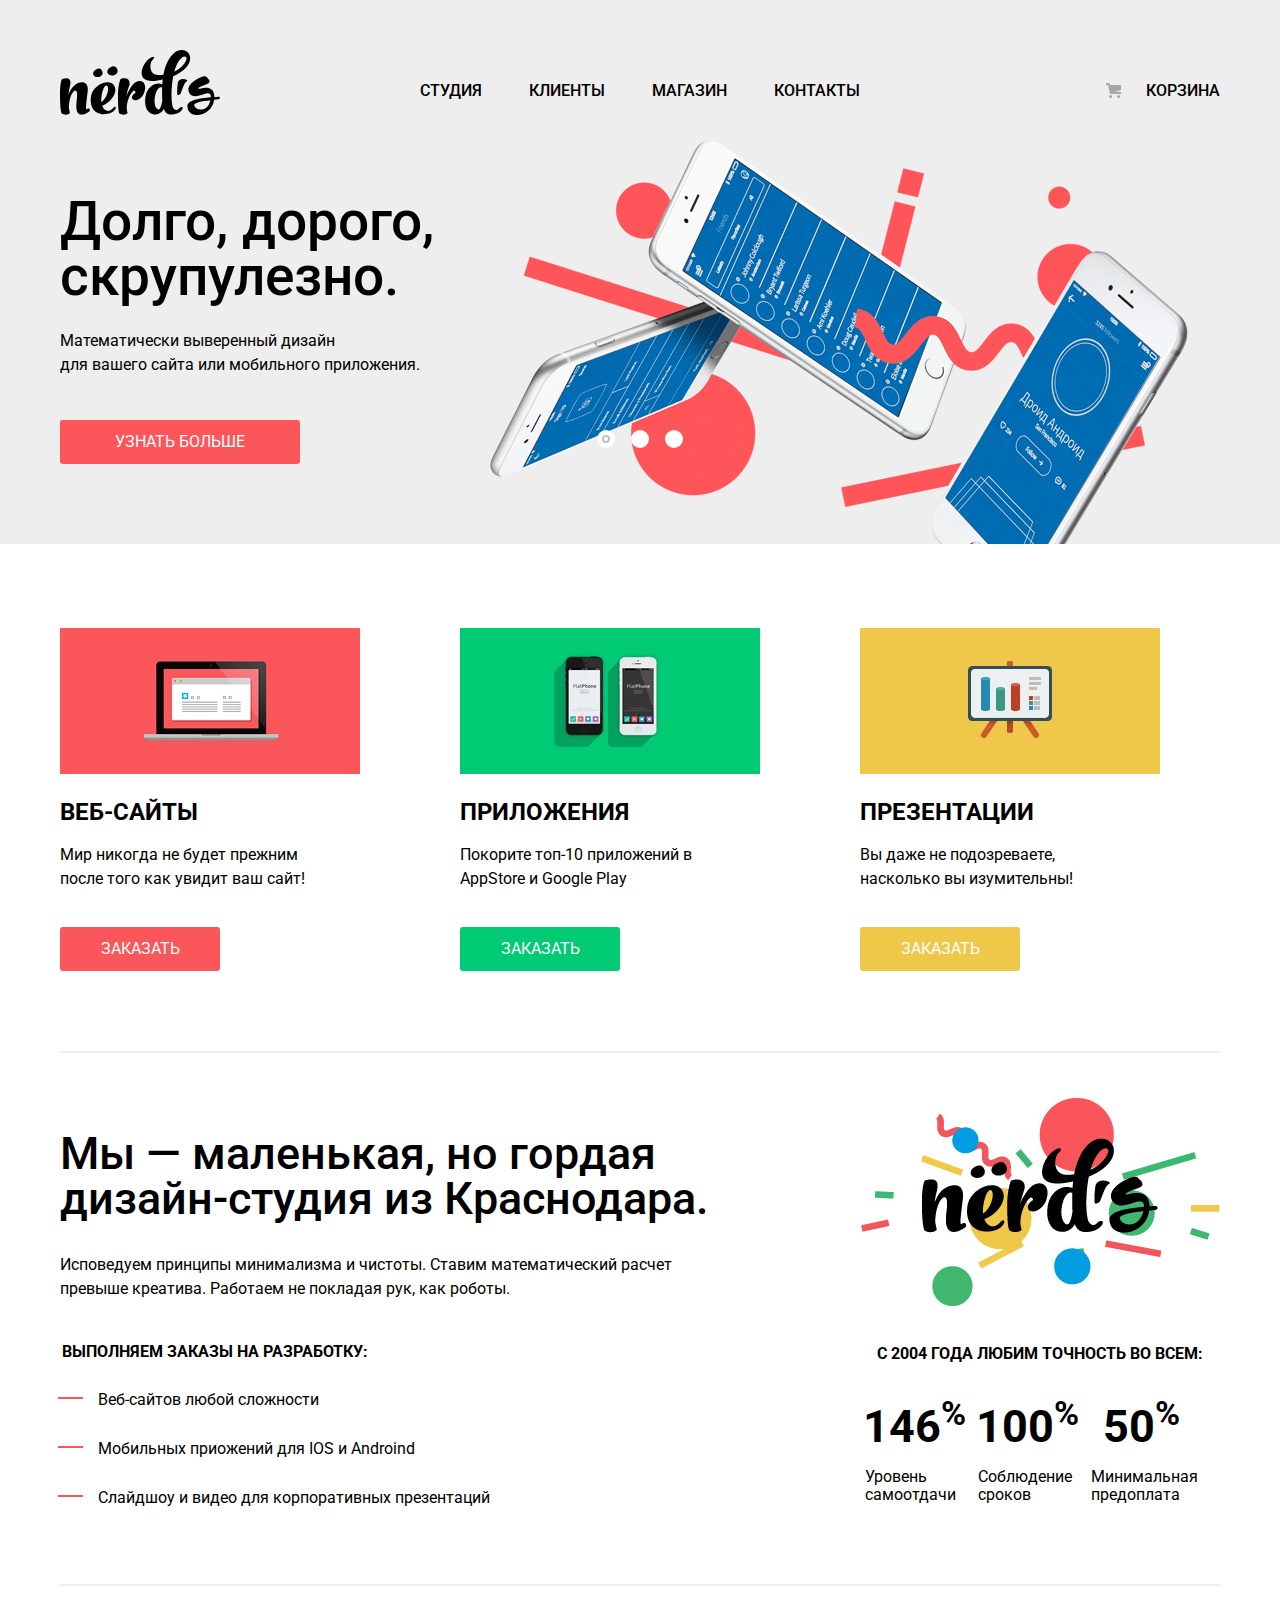
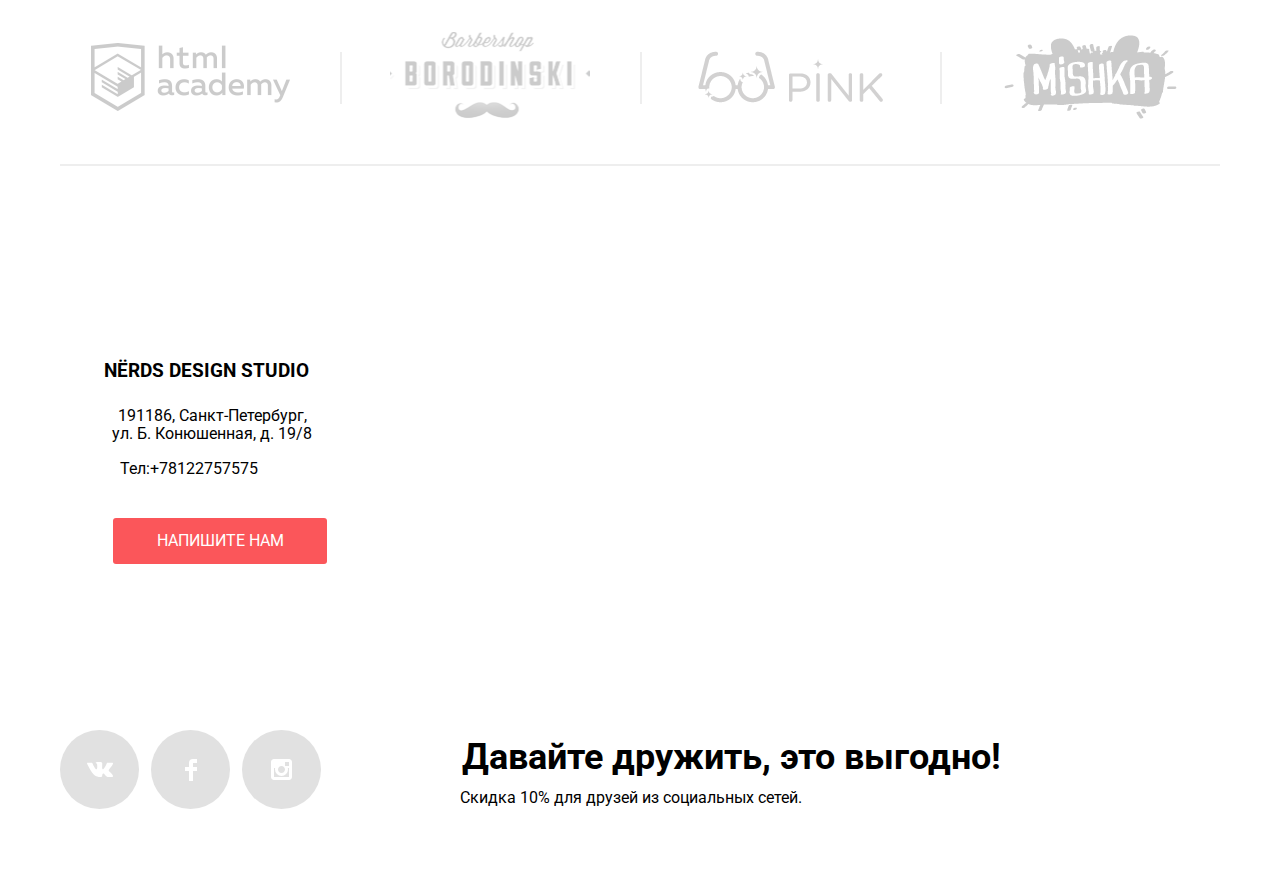
<file: index.html>
<!DOCTYPE html>
<html lang="ru">
	<head>
		<meta charset="utf-8">
	    <title>HTML Academy: Нёрдс</title>
	    <link rel="stylesheet" href="https://fonts.googleapis.com/css?family=Roboto:400,500,700">
	    <link rel="stylesheet" type="text/css" href="css/normalize.css">
	    <link rel="stylesheet" type="text/css" href="css/min.style.css">
	</head>
	<body>
		<header class="main-header">
			<nav class="main-navigation container">
				<a href="index.html" class="header-logo">
					<img class="header-logo picture" src="img/nerds-logo.svg" alt="Логотип Нердса" width="160" height="65">
				</a>
	  			<ul class="site-navigation">
	  				<li>
						<a href="#">Студия</a>
	  				</li>
	  				<li>
	  					<a href="#">Клиенты</a>
	  				</li>
	  				<li>
 						<a href="catalog.html">Магазин</a>
	 				</li>
 					<li>
 						<a href="#">Контакты</a>
  					</li>
	  			</ul>
	  			<a class="basket" href="#">Корзина</a>
	  		</nav>		
	  	</header>
	  	<main>
	  		<section class="slider">
				<div class="container">
					<h2 class="visually-hidden">Преимущества</h2>
					<input class="visually-hidden" type="radio" id="product-1" name="toggle" checked>
					<input class="visually-hidden" type="radio" id="product-2" name="toggle">
					<input class="visually-hidden" type="radio" id="product-3" name="toggle">
					<div class="slider-controls">
						<label class="slider-controls-item slider-controls-item--1" for="product-1">Первый</label>
						<label class="slider-controls-item slider-controls-item--2" for="product-2">Второй</label>
						<label class="slider-controls-item slider-controls-item--3" for="product-3">Третий</label>
					</div>
					<ul class="slider-list">
						<li class="slider-item">
							<h3>Долго, дорого,<br> скрупулезно.</h3>
							<p>Математически выверенный дизайн<br> для вашего сайта или мобильного приложения.</p>
							<a class="slider-item-button button" href="#">Узнать больше</a>
						</li>
						<li class="slider-item">
							<h3>Любим математику как никто другой</h3>
							<p>Никакого креатива, только математические формулы для расчета идеальных пропорций.</p>
							<a class="slider-item-button button" href="#">Узнать больше</a>
						</li>
						<li class="slider-item">
							<h3>Только ночь,<br> только хардкор</h3>
							<p>Работать днем, как все? Мы против этого.<br> Ближе к полуночи работа только начинается.</p>
							<a class="slider-item-button button" href="#">Узнать больше</a>
						</li>
					</ul>
				</div>
	  		</section>
	  		<div class="products-wrapper container">
	  			<section class="products">
	  				<h1 class="visually-hidden">Нёрдс</h1>
	  				<ul class="products-list">
	  					<li class="products-item item-red">
	  						<img src="img/web-sait.jpg" alt="ВЕБ-САЙТЫ" width="300" height="146">
	  						<h2>ВЕБ-САЙТЫ</h2>
	  						<p>Мир никогда не будет прежним после того как увидит ваш сайт!</p>
	  						<a href="#" class="button button-red" >Заказать</a>
	  					</li>
	  					<li class="products-item item-green">
	  						<img src="img/illustration-2.jpg" alt="Приложения" width="300" height="146">
	  						<h2>Приложения</h2>
	  						<p>Покорите топ-10 приложений в AppStore и Google Play</p>
	  						<a href="#" class="button button-green">Заказать</a>
	  					</li>
	  					<li class="products-item item-yellow">
	  						<img src="img/prez.jpg" alt="Презентации" width="300" height="146">
	  						<h2>Презентации</h2>
	  						<p>Вы даже не подозреваете, насколько вы изумительны!</p>
	  						<a href="#" class="button button-yellow">Заказать</a>
	  					</li>	
	  				</ul>
	  			</section>
	  			<div class="about-us-columns">
	  				<section class="about-us">
		  				<p class="about-us-header">Мы — маленькая, но гордая дизайн-студия из Краснодара. </p>
		  				<p class="about-us-text">Исповедуем принципы минимализма и чистоты. Ставим математический расчет превыше креатива. Работаем не покладая рук, как роботы.</p>
	  					<p class="list-header">Выполняем заказы на разработку:</p>
	  					<ul class="about-us-list">
	  						<li class="about-us-item">
	  							Веб-сайтов любой сложности
	  						</li>
	 	 					<li class="about-us-item">
	  							Мобильных приожений для IOS и Androind
	  						</li>
	  						<li class="about-us-item">
	  							Слайдшоу и видео для корпоративных презентаций
	  						</li>		
	 	 				</ul>
	 	 			</section>
	  				<section class="about-us-table">
	  					<img src="img/nerds-illustration.png" alt="Нердс" width="360" height="208">
	  					<p>с 2004 года Любим точность во всем:</p>
	  					<div class="table-wrapper">
	  					<table class="table">
		  					<tr>
	  							<th>146<sup>%</sup></th>
	  							<th>100<sup>%</sup></th>
	  							<th>50<sup>%</sup></th>
	 	 					</tr>
	  						<tr>
	  							<td>Уровень самоотдачи</td>
	  							<td>Соблюдение сроков</td>
	  							<td>Минимальная предоплата</td>
		  					</tr>
	  					</table>
	  				</div>
	  				</section>
	  			</div>
		  		<section class="companies">
		  				<ul class="companies-image">
		  					<li>
		  						<a class="htmlacademy companies-item" href="https://htmlacademy.ru/intensive/htmlcss" >Htmlacademy</a>
		  					</li>
		  					<li>
		  						<a class="barber companies-item" href="#">Barbershop</a>
		  					</li>
		  					<li>
		  						<a class="pink companies-item" href="#">Pink</a>
		  					</li>
		  					<li>
		  						<a class="mishka companies-item" href="#">Mishka</a>
		  					</li>
		  				</ul>
		  		</section>
	  		</div>
	  	</main>
	  	<footer class="main-footer ">
	  		<div class="map-wrapper">
	  			<iframe src="https://www.google.com/maps/embed?pb=!1m18!1m12!1m3!1d1998.6057306890502!2d30.32036518968469!3d59.93868423574208!2m3!1f0!2f0!3f0!3m2!1i1024!2i768!4f13.1!3m3!1m2!1s0x4696310fca145cc1%3A0x42b32648d8238007!2z0JHQvtC70YzRiNCw0Y8g0JrQvtC90Y7RiNC10L3QvdCw0Y8g0YPQuy4sIDE5LzgsINCh0LDQvdC60YIt0J_QtdGC0LXRgNCx0YPRgNCzLCAxOTExODY!5e0!3m2!1sru!2sru!4v1553680170792" width="1440" height="418" style="border:0" allowfullscreen></iframe>
	  			<img class="map-image" src="img/map.png" alt="Карта проезда" width="1440" height="418">
	  			<section class="map container">
	  				<div class="write-us">
	  					<h3>NЁRDS DESIGN STUDIO</h3>
	  					<div class="test">
	  					<p>191186, Санкт-Петербург, ул. Б. Конюшенная, д. 19/8</p>
	  					<a class="number-phone" href="tel:+78122757575">Тел:+78122757575</a>
	  					<a class="button link-button" href="writeus.html">Напишите нам</a>
	  				</div>
	  				</div>
				</section>
	  		</div>
	  		<div class="main-footer-wrapper container">
				<ul class="social-list">
	       			<li>
	       				<a class="social social-vk" href="#"></a>
	       			</li>
          			<li>
          				<a class="social social-fb" href="#"></a>
	          		</li>
	          		<li>
	          			<a class="social social-inst" href="#"></a>
	          		</li>
	        	</ul>
	        	<div class="footer-text">
	       			<p class="footer-header">Давайте дружить, это выгодно!</p>
	       			<p class="footer-message">Скидка 10% для друзей из социальных сетей.</p>
	       		</div>
	       	</div>
	  	</footer>
	  	<section class="modal modal-write-us modal-er">
	  		<form class="about-us-form" method="post" action="https://echo.htmlacademy.ru">
	  			<button class="modal-close" type="button">Закрыть</button>
	  			<p class="form-header">Напишите нам</p>
	  			<div class="user-wrapper">
	  				<div class="user-name-wrapper">
	  					<label for="user-name">Ваше имя:</label>
						<input class="username" id="user-name" type="text" name="name" placeholder="Имя Фамилия">
					</div>
					<div class="mail-wrapper">
						<label for="user-mail">Ваш e-mail:</label>
						<input id="user-mail" type="text" name="email" placeholder="Ваш e-mail:">
					</div>
				</div>
				<div class="write-wrapper">
					<label for="write">Текст письма:</label>
					<textarea id="write" name="message" placeholder="В свободной форме"></textarea>
				</div>
				<button class="button write-us-button" type="submit">Отправить</button>
			</form>
		</section>
		<script src="js/min.script.js"></script>
	</body>
</html>
</file>
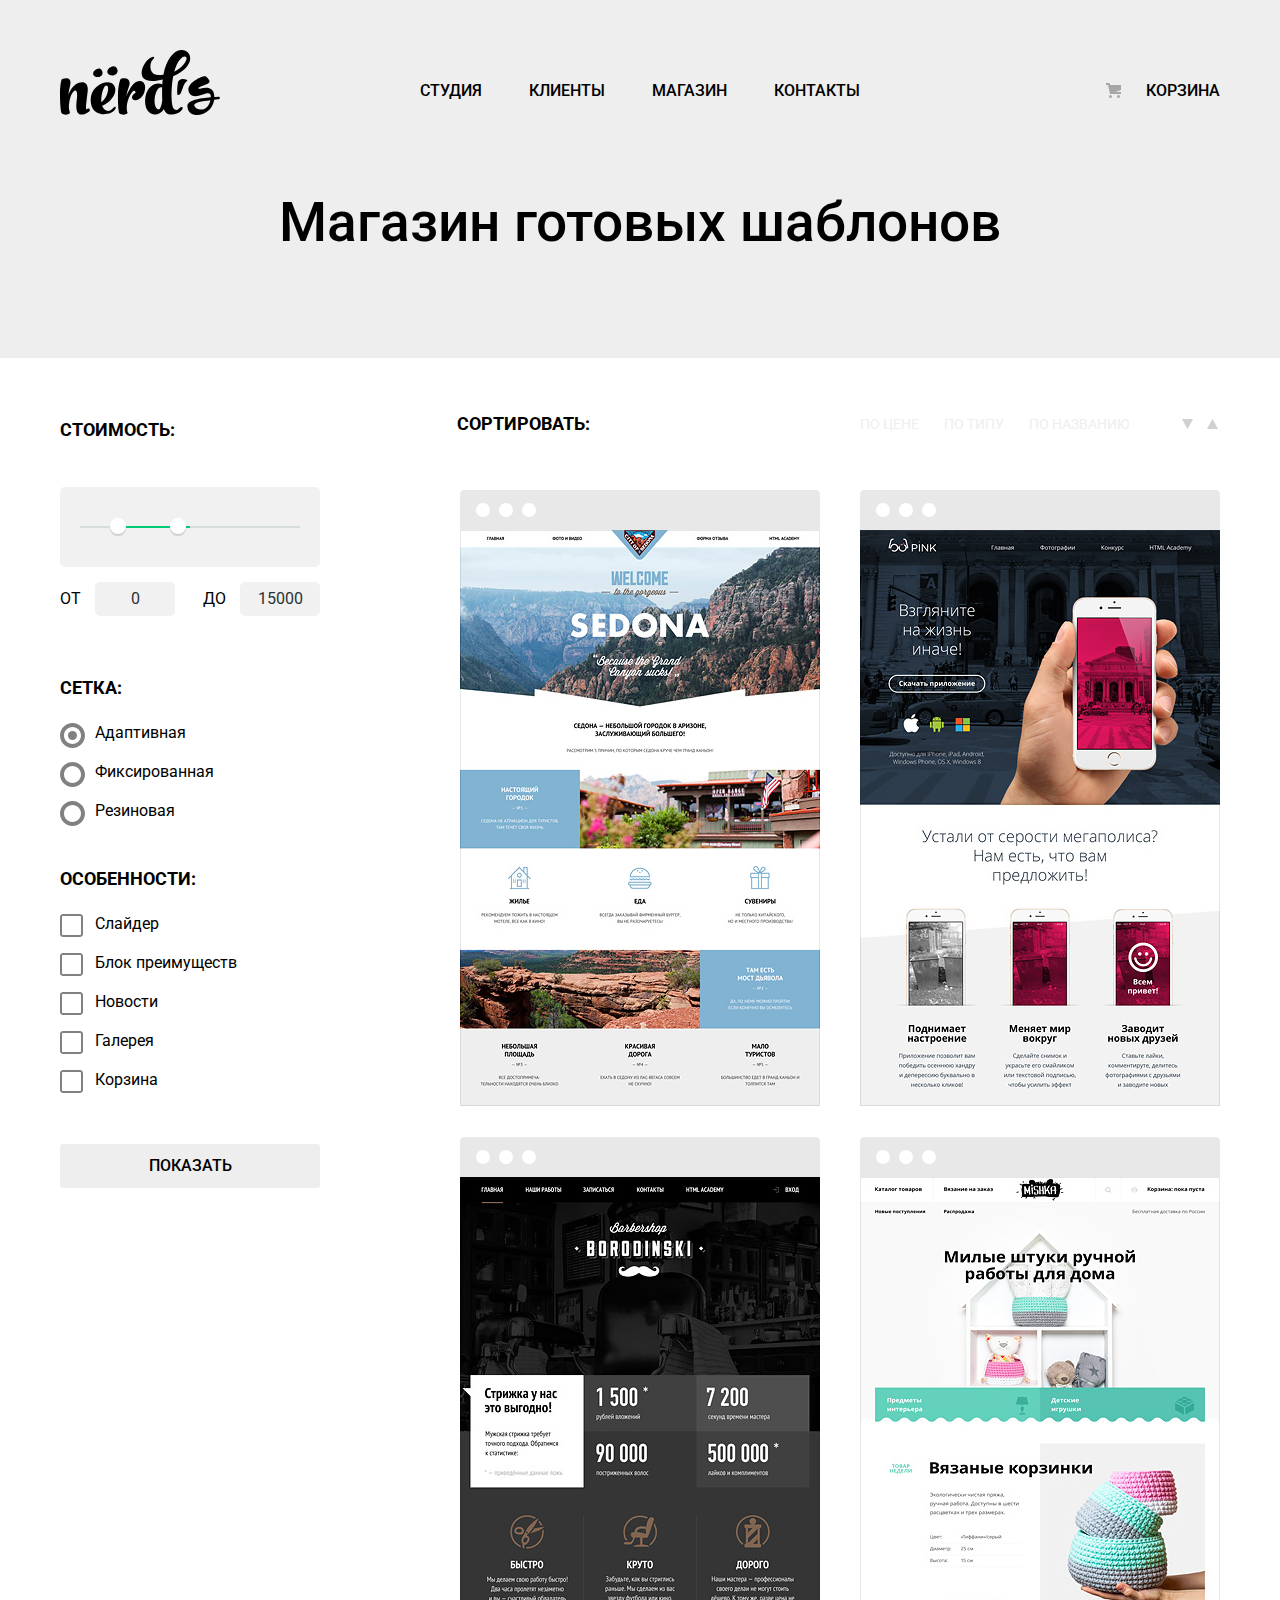
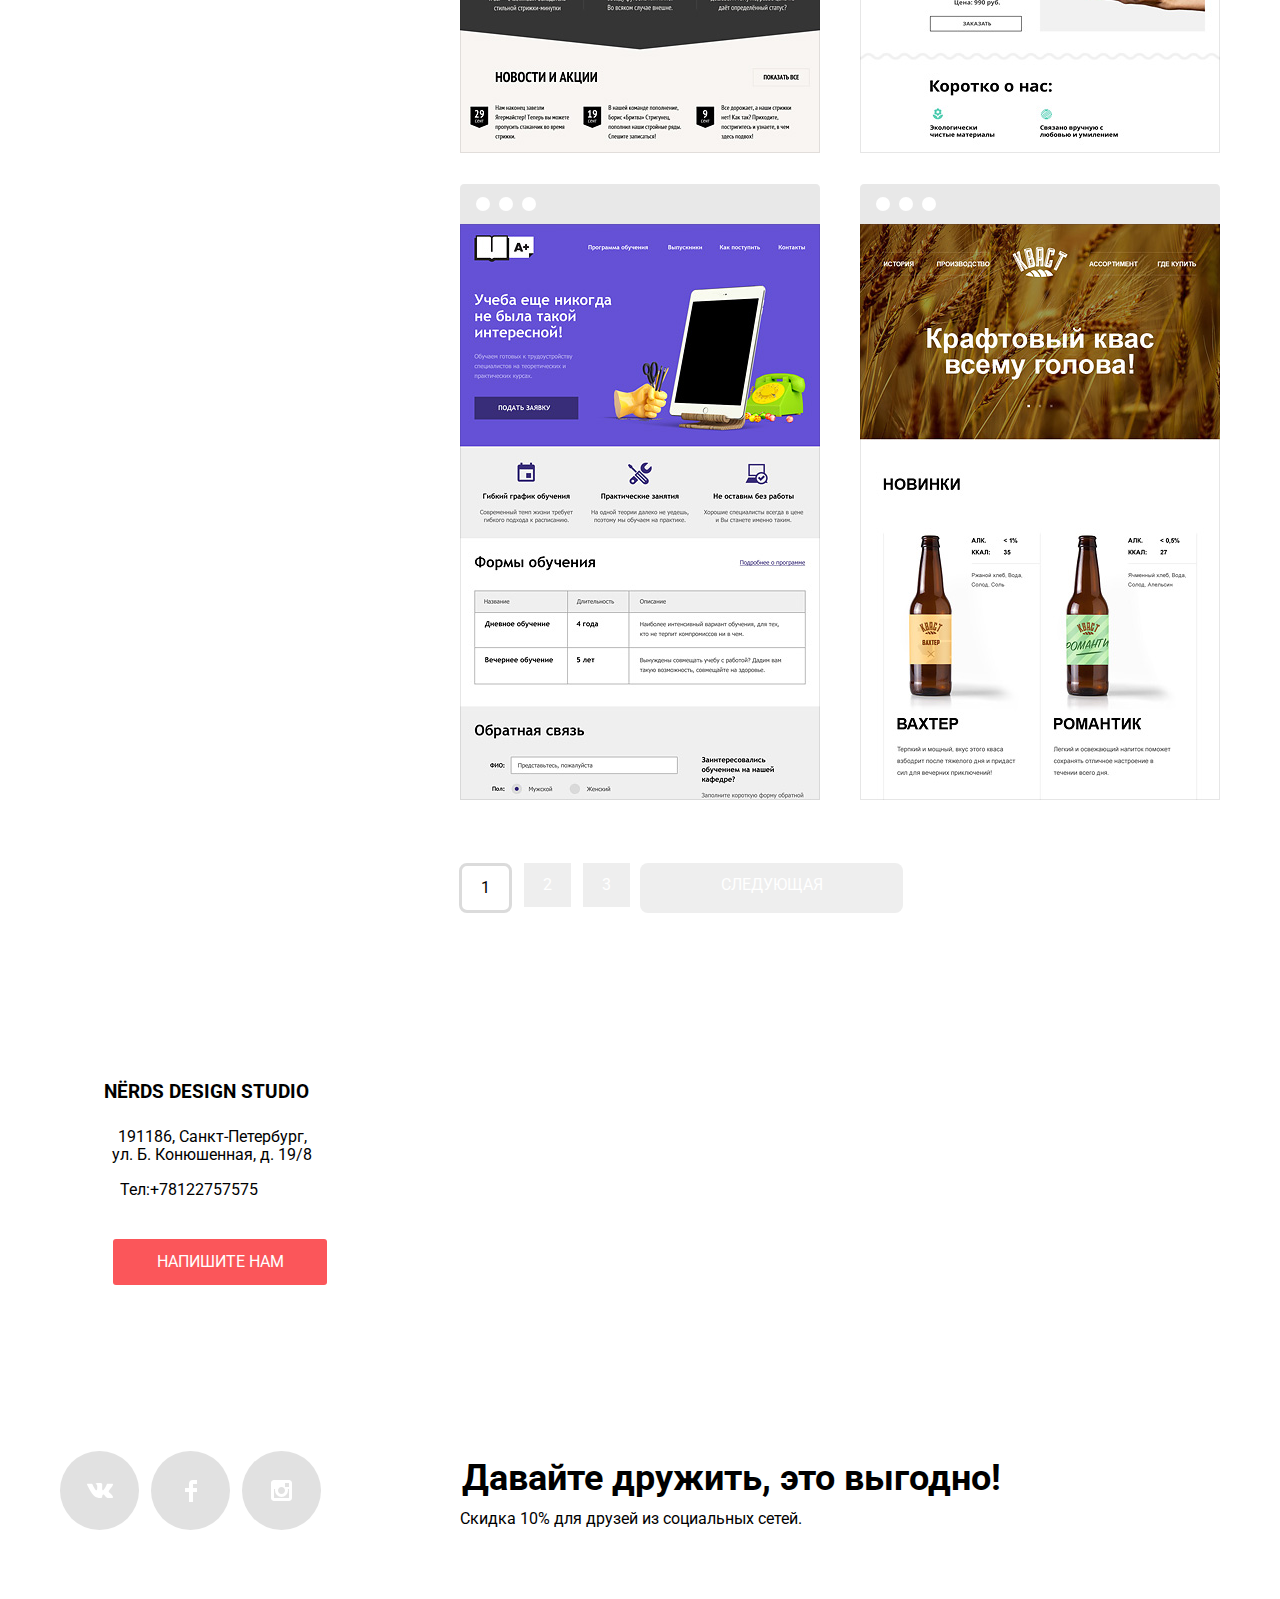
<file: catalog.html>
<!DOCTYPE html>
<html lang="ru">
  <head>
    <meta charset="utf-8">
    <title>HTML Academy: Нёрдс</title>
    <link rel="stylesheet" href="https://fonts.googleapis.com/css?family=Roboto:400,500,700">
    <link rel="stylesheet" type="text/css" href="css/normalize.css">
    <link rel="stylesheet" type="text/css" href="css/min.style.css">
</head>
<body>
  <header class="main-header">
    <nav class="main-navigation container">
      <a href="index.html" class="header-logo">
        <img class="header-logo picture" src="img/nerds-logo.svg" alt="Логотип Нердса" width="160" height="65">
      </a>
      <ul class="site-navigation">
        <li>
          <a href="#">Студия</a>
        </li>
        <li>
          <a href="#">Клиенты</a>
        </li>
        <li>
          <a href="catalog.html">Магазин</a>
        </li>
        <li>
          <a href="#">Контакты</a>
        </li>
      </ul>
      <a class="basket" href="#">Корзина</a>
    </nav>  
</header>
<main>
  <div class="header-wrapper ">
      <h1 class="catalog-header">Магазин готовых шаблонов</h1>
  </div>
  <div class="catalog-wrapper container">
      <section class="filter-wrapper">
        <form class="filter" method="get" action="https://echo.htmlacademy.ru">
          <fieldset class="filter-item">
            <legend>Стоимость:</legend>
            <div class="range-filter">
              <div class="range-controls">
                <div class="scale">
                  <div class="bar" style="margin-left: 20%; width: 30%"></div>
                </div>
                <button type="button" class="toggle toggle-min"></button>
                  <button type="button" class="toggle toggle-max"></button>
              </div> 
              <div class="price-controls">
                <label class="min-price">от <input name="min-price" type="text" value="0"></label>
                <label class="max-price">до <input name="max-price" type="text" value="15000"></label>
              </div>
            </div>
          </fieldset>
          <fieldset class="filter-item grid">
            <legend>СЕТКА:</legend>
            <ul class="filter-options">
              <li class="filter-option-radio">
                <input type="radio" class="visually-hidden filter-options-radio" name="filter-radio"  id="adaptive" value="Адаптивная" checked>
                <label for="adaptive">Адаптивная</label>
             </li>
              <li class="filter-option-radio">
                <input type="radio" class="visually-hidden filter-options-radio" name="filter-radio"  id="fixed" value="Фиксированная">
                <label for="fixed">Фиксированная</label>
              </li>
              <li class="filter-option-radio">
                <input type="radio" class="visually-hidden filter-options-radio" name="filter-radio" id="rubber" value="Резиновая">
                <label for="rubber">Резиновая</label>
              </li>
            </ul>
          </fieldset>
          <fieldset class="filter-item feature">
            <legend>ОСОБЕННОСТИ:</legend>
            <ul class="filter-options">
              <li class="filter-option">
                <input type="checkbox" class="visually-hidden filter-options-checkbox" name="slayder" id="slayder">
                <label for="slayder">Слайдер</label>
              </li>
              <li class="filter-option">
                <input type="checkbox" class="visually-hidden filter-options-checkbox" name="block" id="block">
                <label for="block">Блок преимуществ</label>
              </li>
              <li class="filter-option">
                <input type="checkbox" class="visually-hidden filter-options-checkbox" name="news" id="news">
                <label for="news">Новости</label>
              </li>
              <li class="filter-option">
                <input type="checkbox" class="visually-hidden filter-options-checkbox" name="galery" id="galery">
                <label for="galery">Галерея</label>
              </li>
              <li class="filter-option">
                <input type="checkbox" class="visually-hidden filter-options-checkbox" name="bascet-box" id="bascet-box">
                <label for="bascet-box">Корзина</label>
              </li>
            </ul>
        </fieldset>
        <input type="submit" class="button button-filter" name="filter-button" value="Показать">
       </form>
      </section>
    <section class="catalog">
      <div  class="filter-top">
        <label>Сортировать:</label>
        <ul class="filter-top-item">
          <li>
            <a href="#">по цене</a>
          </li>
          <li>
            <a href="#">по типу</a>
          </li>
          <li>
            <a href="#">по названию</a>
          </li>
        </ul>
        <ul class="filter-up">
          <li>
            <a class="down" href="">Вниз</a>
          </li>
          <li>
            <a class="up" href="">Вверх</a>
          </li>
        </ul>
      </div>
      <ul class="catalog-list">
        <li class="catalog-items">
            <article>
              <img class="sedona-image" src="img/sedona.png" alt="Седона" width="360" height="576">
              <div class="shop sedona-text">
                <h2>SEDONA</h2>
                <p>Информационный сайт для туристов</p>
                <a class="button button-catalog" href="#">9 900 руб.</a>
              </div>
            </article>
          </li>
          <li class="catalog-items">
            <article>
              <img src="img/pink.png" alt="Pink" width="360" height="576">
              <div class="shop pink-text">
                <h2>Pink App</h2>
                <p>Продуктовый лендинг приложения для iOS и Android</p>
                <a class="button button-catalog" href="#">9 900 руб.</a>
              </div>
            </article>
          </li>
          <li class="catalog-items">
            <article>
              <img src="img/barber.png" alt="Барбершоп" width="360" height="576">
              <div class="shop barber-text">
                <h2>Barbershop</h2>
                <p>Сайт салона красоты.Для мужчин, да.</p>
                <a class="button button-catalog" href="#">9 900 руб.</a>
              </div>
            </article>
          </li>
          <li class="catalog-items">
            <article>
              <img src="img/mishka.png" alt="Мишка" width="360" height="576">
              <div class="shop mishka-text">
                <h2>MISHKA</h2>
                <p>Интернет-магазин вязаных игрушек</p>
                <a class="button button-catalog" href="#">9 900 руб.</a>
              </div>
            </article>
          </li>
          <li class="catalog-items">
            <article>
              <img class="plus-image" src="img/aplus.png" alt="А плюс" width="360" height="576">
              <div class="shop plus-text">
                <h2>A Plus</h2>
                <p>Лендинг курсов повышения квалификации</p>
                <a  class="button button-catalog" href="#">9 900 руб.</a>
              </div>
            </article>
          </li>
          <li class="catalog-items">
            <article>
              <img class="kvast-image" src="img/kvast.png" alt="Кваст" width="360" height="576">
              <div class="shop kvast-text">
                <h2>КВАСТ</h2>
                <p>Промо-сайт производителя крафтового кваса</p>
                <a class="button button-catalog" href="#">9 900 руб.</a>
              </div>
            </article>
          </li>
        </ul>
        <div class="paginator">
          <ul class="pagination-list">
            <li class="pagination-item pagination-item-current"><a href="#">1</a></li>
            <li class="pagination-item"><a>2</a></li>
            <li class="pagination-item"><a href="#">3</a></li>
          </ul>
          <a class="paginator-item paginator-button" href="#">Следующая</a>
        </div>
      </section>
    </div>
  </main>
  <footer class="main-footer ">
        <div class="map-wrapper">
          <iframe class="google" src="https://www.google.com/maps/embed?pb=!1m18!1m12!1m3!1d1998.6057306890502!2d30.32036518968469!3d59.93868423574208!2m3!1f0!2f0!3f0!3m2!1i1024!2i768!4f13.1!3m3!1m2!1s0x4696310fca145cc1%3A0x42b32648d8238007!2z0JHQvtC70YzRiNCw0Y8g0JrQvtC90Y7RiNC10L3QvdCw0Y8g0YPQuy4sIDE5LzgsINCh0LDQvdC60YIt0J_QtdGC0LXRgNCx0YPRgNCzLCAxOTExODY!5e0!3m2!1sru!2sru!4v1553680170792" width="1440" height="418" style="border:0" allowfullscreen></iframe>
          <img class="map-image" src="img/map.png" alt="Карта проезда" width="1440" height="418">
          <section class="map container">
            <div class="write-us">
              <h3>NЁRDS DESIGN STUDIO</h3>
              <div class="test">
              <p>191186, Санкт-Петербург, ул. Б. Конюшенная, д. 19/8</p>
              <a class="number-phone" href="tel:+78122757575">Тел:+78122757575</a>
              <a class="button link-button" href="writeus.html">Напишите нам</a>
            </div>
            </div>
        </section>
        </div>
        <div class="main-footer-wrapper container">
        <ul class="social-list">
              <li>
                <a class="social social-vk" href="#"></a>
              </li>
                <li>
                  <a class="social social-fb" href="#"></a>
                </li>
                <li>
                  <a class="social social-inst" href="#"></a>
                </li>
            </ul>
            <div class="footer-text">
              <p class="footer-header">Давайте дружить, это выгодно!</p>
              <p class="footer-message">Скидка 10% для друзей из социальных сетей.</p>
            </div>
          </div>
      </footer>
      <section class="modal modal-write-us modal-er">
        <form class="about-us-form" method="post" action="https://echo.htmlacademy.ru">
          <button class="modal-close" type="button">Закрыть</button>
          <p class="form-header">Напишите нам</p>
          <div class="user-wrapper">
            <div class="user-name-wrapper">
              <label for="user-name">Ваше имя:</label>
            <input class="username" id="user-name" type="text" name="name" placeholder="Имя Фамилия">
          </div>
          <div class="mail-wrapper">
            <label for="user-mail">Ваш e-mail:</label>
            <input id="user-mail" type="text" name="email" placeholder="Ваш e-mail:">
          </div>
        </div>
        <div class="write-wrapper">
          <label for="write">Текст письма:</label>
          <textarea id="write" name="message" placeholder="В свободной форме"></textarea>
        </div>
        <button class="button write-us-button" type="submit">Отправить</button>
      </form>
    </section>
	<script src="js/min.script.js"></script>
  </body>
</html>
</file>
<file: css/min.style.css>
body{margin:0;padding:0;min-width:1200px;font-family:Roboto,Arial,sans-serif;font-size:16px;line-height:24px;font-weight:400;color:#000}a{text-decoration:none}.main-header{padding-top:50px}.main-navigation{display:-webkit-box;display:-ms-flexbox;display:flex;-webkit-box-align:center;-ms-flex-align:center;align-items:center}.site-navigation a,.basket a{display:inline-block;vertical-align:top;color:#000}.site-navigation{margin:0;display:-webkit-box;display:-ms-flexbox;display:flex;-ms-flex-wrap:wrap;flex-wrap:wrap;padding:0;width:640px;list-style:none;font-size:16px;line-height:30px;font-weight:500;text-transform:uppercase}.site-navigation li:not(:last-child){margin-right:47px;padding-top:16px}.site-navigation li:last-child{padding-top:16px}.basket{position:relative;padding:0;padding-left:57px;margin-left:auto;list-style:none;font-size:16px;line-height:30px;font-weight:500;text-transform:uppercase;color:#000;padding-top:17px}.basket::before{content:"";position:absolute;bottom:8px;left:17px;width:15px;height:15px;background-image:url(../img/cart-icon.svg);background-repeat:no-repeat;background-position:0 0}.basket:hover,.basket:focus{color:#fb565a}.header-logo{display:inline-block;margin-right:100px;vertical-align:middle}.header-logo a:hover,.header-logo a:focus{opacity:.8}.catalog-header{font-family:Roboto;font-size:55px;font-weight:500;line-height:55px;margin:0}.header-logo a:hover,.header-logo a:focus{opacity:.2}.site-navigation a:hover,.site-navigation a:focus{color:#fb565a}.header-wrapper{width:100%;background-color:#eee;position:relative;margin:0 auto;padding-top:80px;padding-bottom:108px;height:100%;-webkit-box-sizing:border-box;box-sizing:border-box}.container{position:relative;width:1200px;margin:0 auto;padding:0 20px;height:100%;-webkit-box-sizing:border-box;box-sizing:border-box}.visually-hidden{position:absolute;width:1px;height:1px;clip:rect(0,0,0,0)}.main-header{background-color:#eee}.slider{position:relative;background-color:#eee;margin-bottom:84px;padding-top:7px}.slider-controls{position:absolute;left:50%;bottom:104px;z-index:100;width:160px;height:18px;text-align:center;font-size:0;-webkit-transform:translateX(-50%);-ms-transform:translateX(-50%);transform:translateX(-50%)}.slider-controls label{position:relative;display:inline-block;width:18px;height:18px;padding:8px;vertical-align:middle;border-radius:50%;cursor:pointer}.slider-controls label::after{content:"";position:absolute;top:8px;left:8px;z-index:1;width:18px;height:18px;background:#fff;border-radius:50%}.slider-list{margin:0;padding:0;list-style:none}.slider-item{display:none;padding:72px 0 80px}.slider-item:nth-child(1){background-image:url(../img/slide1.png);background-repeat:no-repeat;background-position:93% 18px}.slider-item:nth-child(2){background-image:url(../img/slide2.png);background-repeat:no-repeat;background-position:100% 0}.slider-item:nth-child(3){background-image:url(../img/slide3.png);background-repeat:no-repeat;background-position:100% 20px}#product-1:checked ~ .slider-list .slider-item:nth-child(1){display:block}#product-2:checked ~ .slider-list .slider-item:nth-child(2){display:block}#product-3:checked ~ .slider-list .slider-item:nth-child(3){display:block}#product-1:checked ~ .slider-controls .slider-controls-item--1::before,#product-2:checked ~ .slider-controls .slider-controls-item--2::before,#product-3:checked ~ .slider-controls .slider-controls-item--3::before{content:"";position:absolute;left:50%;top:50%;z-index:2;width:4px;height:4px;margin:-4px;background-color:inherit;border:2px solid #c1c1c1;border-radius:50%}.slider-controls label:active::after{background:#fb565a}.slider-item h3{max-width:600px;margin:0;margin-bottom:25px;font-size:55px;line-height:55px;font-weight:500}.slider-item p{max-width:430px;margin:0;margin-bottom:43px}.button{display:inline-block;width:220px;padding:13px 10px;vertical-align:middle;font-size:16px;line-height:18px;color:#fff;text-transform:uppercase;text-align:center;text-decoration:none;background-color:#fb565a;border-radius:3px;border:none}.button:hover,.button:focus{background-color:#e74246}.button:active{background-color:#d7373b;color:rgba(255,255,255,0.3);-webkit-box-shadow:0 3px rgba(0,0,0,0.1) inset;box-shadow:0 3px rgba(0,0,0,0.1) inset}.products{margin-bottom:80px}.products-list{display:-webkit-box;display:-ms-flexbox;display:flex;list-style:none;margin:0;padding:0}.products-list li:not(:last-child){margin-right:100px}.products-list h2{margin:0;margin-bottom:16px;font-size:24px;line-height:30px;font-weight:700;padding-top:5px;text-transform:uppercase}.products-list p{margin:0;padding-bottom:36px;font-size:16px;line-height:24px;font-weight:400;width:245px}.products-item img{display:block;margin-bottom:18px}.item-red{width:300px}.item-green{width:300px}.item-yellow{width:300px}.button-red{width:140px}.button-green{width:140px;background-color:#00ca74}.button-green:hover,.button-green:focus{background-color:#00bc6c}.button-yellow{width:140px;background-color:#efc84a}.button-yellow:hover,.button-yellow:focus{background-color:#eab534}.companies{margin-bottom:85px;border-top:2px solid #eee;border-bottom:2px solid #eee}.companies-image{list-style:none;display:-webkit-box;display:-ms-flexbox;display:flex;-ms-flex-wrap:wrap;flex-wrap:wrap;-webkit-box-pack:justify;-ms-flex-pack:justify;justify-content:space-between;padding:0;padding-top:41px;padding-bottom:37px;margin:0;padding-left:30px;padding-right:30px}.companies-item{background-repeat:no-repeat;opacity:.2;display:inline-block;width:200px;height:100px;font-size:0;background-position:50%;-webkit-box-align:center;-ms-flex-align:center;align-items:center;vertical-align:middle}.companies-image li{position:relative;display:flex;align-items:center;justify-content:center}.companies-image li:not(:first-child)::after{content:"";position:absolute;top:25px;left:-50px;width:2px;height:52px;background-color:#eee}.htmlacademy{background-image:url(../img/logo-html.svg)}.barber{background-image:url(../img/logo-barber.svg)}.pink{background-image:url(../img/logo-pink.svg)}.mishka{background-image:url(../img/logo-mishka.svg)}.companies-image a:hover,.companies-image a:focus{opacity:1}.about-us-list{list-style:none;padding-left:38px}.about-us-list li{position:relative;padding-bottom:17px;padding-top:8px}.about-us-list li::after{content:"";position:absolute;top:17px;left:-40px;width:25px;height:2px;background-color:#fb565a}.write-us{position:absolute;top:-50%;left:2%;width:100%;height:auto;-webkit-transform:translateY(-50%);-ms-transform:translateY(-50%);transform:translateY(-50%);width:319px;height:308px;background-color:#fff;text-align:center}.write-us h3{padding-top:27px;padding-right:34px}.write-us p{margin-bottom:17px;padding-left:46px;padding-top:6px}.link-button{margin-top:40px;margin-left:49px;width:200px;padding:14px 7px}.test{margin:0;width:250px;font-family:Roboto;font-size:16px;font-weight:400;line-height:18px}.about-us-columns{display:-webkit-box;display:-ms-flexbox;display:flex;-webkit-box-pack:justify;-ms-flex-pack:justify;justify-content:space-between;margin-bottom:41px;border-top:2px solid #eee;padding-top:45px}.about-us{width:650px;position:relative}.about-us-table{width:360px}.about-us-table img{margin-bottom:29px}.table{padding-top:5px;padding-right:18px}.about-us-header{margin:0;font-family:Roboto;font-size:45px;font-weight:500;line-height:45px;margin-top:33px;margin-bottom:32px}.about-us-text{margin-bottom:39px}.list-header{font-weight:700;text-transform:uppercase;margin:0;padding-left:2px}.about-us-table p{text-align:center;font-size:16px;font-weight:700;line-height:24px;text-transform:uppercase;margin:0;margin-bottom:48px}.table th{font-size:45px;font-weight:700;line-height:10px;padding-right:6px}.table td{padding-top:33px;padding-left:3px;font-size:16px;font-weight:400;line-height:18px}.map-wrapper{position:relative;overflow:hidden;height:418px;width:100%;margin-bottom:61px}.map-image{position:absolute;top:50%;width:100%;height:auto;z-index:-1;-webkit-transform:translateY(-50%);-ms-transform:translateY(-50%);transform:translateY(-50%)}.main-footer-wrapper{display:-webkit-box;display:-ms-flexbox;display:flex;-webkit-box-align:center;-ms-flex-align:center;align-items:center;padding-bottom:69px}.social-list{list-style:none;display:-webkit-box;display:-ms-flexbox;display:flex;-webkit-box-orient:horizontal;-webkit-box-direction:normal;-ms-flex-direction:row;flex-direction:row;margin:0;margin-right:140px;width:260px;padding:0}.social-list li{margin-right:12px}.social{display:inline-block;width:79px;height:79px;background-color:#e1e1e1;border-radius:50%;vertical-align:middle}.social:hover,.social:focus{background-color:#e74246}.social-vk{background-image:url(../img/vk-icon.svg);background-repeat:no-repeat;background-position:center}.social-fb{background-image:url(../img/fb-icon.svg);background-repeat:no-repeat;background-position:center}.social-inst{background-image:url(../img/insta-icon.svg);background-repeat:no-repeat;background-position:center}.number-phone{color:#000}.footer-header{font-family:Roboto;font-size:36px;font-weight:700;line-height:36px;margin:0;padding-left:2px;padding-top:9px}.footer-message{font-family:Roboto;font-size:16px;font-weight:400;line-height:22px;margin:0;padding-top:12px}.catalog-header{text-align:center}.catalog-list{display:-webkit-box;display:-ms-flexbox;display:flex;-ms-flex-wrap:wrap;flex-wrap:wrap;width:765px;padding-top:22px;-webkit-box-pack:justify;-ms-flex-pack:justify;justify-content:space-between;list-style:none;margin-bottom:32px}.catalog-items{padding-left:5px}.catalog-wrapper{display:-webkit-box;display:-ms-flexbox;display:flex;-webkit-box-pack:justify;-ms-flex-pack:justify;justify-content:space-between;margin-bottom:59px}.catalog{-webkit-box-ordinal-group:3;-ms-flex-order:2;order:2}.catalog-items article:hover .shop{display:block}.shop{display:none;bottom:0;left:0;text-align:center;padding-left:80px;padding-right:80px;padding-bottom:43px;-webkit-box-sizing:border-box;box-sizing:border-box}.button-catalog{width:200px}.catalog-items a{width:180px;padding:16px 10px}.catalog-items p{max-height:379px;overflow-y:auto;font-family:Roboto;font-size:16px;font-weight:400;line-height:18px;margin-bottom:35px}.catalog-items article{position:relative;width:360px;padding-top:40px;text-align:center;margin-bottom:24px}.catalog-items article::before{content:"";position:absolute;top:0;left:0;width:100%;height:40px;background-image:url(../img/browser.svg);background-repeat:no-repeat;background-position:0 0;opacity:.12}.catalog-items article:hover::before{opacity:1}.sedona-text{position:absolute;background-color:#eee;width:360px}.shop h2{margin:0;padding-top:31px;padding-bottom:0}.plus-text{position:absolute;background-color:#eee;width:360px}.kvast-text{position:absolute;background-color:#eee;width:360px}.barber-text{position:absolute;background-color:#eee;width:360px}.mishka-text{position:absolute;background-color:#eee;width:360px}.pink-text{position:absolute;background-color:#eee;width:360px}.paginator{display:flex;padding-left:44px}.paginator-button{margin-right:5px;border-radius:8px;display:block;padding:10px 19px;color:#fff;background-color:#eee;margin-left:10px;width:225px;text-align:center;text-transform:uppercase}.paginator-button:hover,.paginator-button:focus{background-color:#dfdfdf}.pagination-list{display:flex;flex-wrap:wrap;padding:0;margin:0;list-style:none}.pagination-item{margin-right:12px;border-radius:13px}.pagination-item:last-child{margin-right:0}.pagination-item a{display:block;padding:10px 19px;color:#fff;background-color:#eee}.pagination-item a:hover,.pagination-item a:focus,.pagination-item a:active{background-color:#dfdfdf}.pagination-item-current a{color:#000;background-color:#fff;border:3px solid #dbdbdb;border-radius:8px}.pagination-item-current a:hover,.pagination-item-current a:focus,.pagination-item-current a:active{color:#000;background-color:#fff}.filter-item legend{font-size:18px;font-weight:700;line-height:30px;text-transform:uppercase;margin-bottom:23px}.filter-options{list-style:none;padding:0;margin:0;padding-left:35px;font-size:16px;font-weight:400;line-height:20px}.filter-options li{padding-bottom:19px}.filter-option-radio label{position:relative;display:block;cursor:pointer;-webkit-user-select:none;-moz-user-select:none;-ms-user-select:none;user-select:none}.filter-options-radio + label::before{content:"";position:absolute;width:25px;height:25px;top:0;left:-35px;background-repeat:no-repeat;background-image:url(../img/radio-off.svg);opacity:.7}.filter-options-radio:checked + label::before{background-image:url(../img/radio-on.svg)}.filter-option label{position:relative;display:block;cursor:pointer;-webkit-user-select:none;-moz-user-select:none;-ms-user-select:none;user-select:none}.filter-options-checkbox + label::before{content:"";position:absolute;width:25px;height:25px;top:0;left:-35px;background-repeat:no-repeat;background-image:url(../img/checkbox-off.svg);opacity:.7}.filter-options-checkbox:checked + label::before{background-image:url(../img/checkbox-on.svg)}.button-filter{background-color:#eee;width:260px;color:#000;font-size:16px;font-weight:500;line-height:18px}.button-filter:hover,.button-filter:focus{background-color:#dfdfdf}.filter-item{margin:0;padding:0;border:none;width:260px;margin:50px auto}.range-filter{width:260px;margin-top:22px}.grid{margin-bottom:0}.feature{margin-top:17px;margin-bottom:35px}.filter-item legend{font-size:18px;line-height:24px;text-transform:uppercase;font-weight:700;padding-top:10px}.range-controls{position:relative;height:41px;margin-bottom:15px;padding-top:39px;padding-right:20px;padding-left:20px;background-color:#f1f1f1;border-radius:5px}.range-controls .scale{height:2px;background:#d7dcde}.range-controls .bar{width:70%;height:2px;background:#00ca74}.range-controls .toggle{position:absolute;top:31px;left:0;width:4px;height:4px;padding:0;border:8px solid #fff;background-color:#ababab;-webkit-box-shadow:0 2px 1px 0 #cfcfcf;box-shadow:0 2px 1px 0 #cfcfcf;border-radius:50%;cursor:pointer}.range-controls .toggle-min{left:50px}.range-controls .toggle-max{left:110px}.price-controls{font-size:0}.price-controls label{display:inline-block;width:50%;vertical-align:middle;font-size:16px;text-transform:uppercase}.price-controls input{width:60px;padding:8px 10px;margin-left:10px;font-family:Roboto,Arial,sans-serif;font-size:16px;text-align:center;color:#283136;border:none;border-radius:5px;background:#f1f1f1}.max-price{text-align:right}.about-us-form p{margin:0;margin-bottom:50px}.modal{display:none;width:760px;height:431px;background-color:#fff;-webkit-box-shadow:0 20px 40px rgba(0,1,1,0.75);box-shadow:0 20px 40px rgba(0,1,1,0.75);top:50%;left:50%;margin-top:-295px;margin-left:-480px;padding:75px 100px 84px}.modal-show{display:block;-webkit-animation:bounce 1s;animation:bounce 1s}@-webkit-keyframes bounce{0%{-webkit-transform:translateY(-2000px);transform:translateY(-2000px)}70%{-webkit-transform:translateY(30px);transform:translateY(30px)}90%{-webkit-transform:translateY(-10px);transform:translateY(-10px)}100%{-webkit-transform:translateY(0);transform:translateY(0)}}@keyframes bounce{0%{-webkit-transform:translateY(-2000px);transform:translateY(-2000px)}70%{-webkit-transform:translateY(30px);transform:translateY(30px)}90%{-webkit-transform:translateY(-10px);transform:translateY(-10px)}100%{-webkit-transform:translateY(0);transform:translateY(0)}}@keyframes shake{0%,100%{transform:translateX(0)}10%,30%,50%,70%,90%{transform:translateX(-10px)}20%,40%,60%,80%{transform:translateX(10px)}}.modal-error{animation:shake .6s}.user-wrapper{display:-webkit-box;display:-ms-flexbox;display:flex;margin-bottom:36px}.user-name-wrapper{width:100%;margin-right:40px}.write-wrapper{height:154px;margin-bottom:47px}.mail-wrapper{width:100%}.about-us-form input[id="user-name"],.about-us-form input[id="user-mail"]{-webkit-box-sizing:border-box;box-sizing:border-box;padding:10px 15px;padding-right:40px;width:100%;height:50px;border:2px solid #d7dcde;background-color:#fff;opacity:.5;color:#444;margin-top:12px}.write-wrapper textarea[id="write"]{width:100%;height:118px;border:2px solid #d7dcde;background-color:#fff;opacity:.5;color:#444;margin-top:12px;-webkit-box-sizing:border-box;box-sizing:border-box;resize:none;padding:14px 15px}.modal label{font-family:Roboto;font-size:16px;font-weight:700;line-height:18px}.modal-write-us{position:fixed}.form-header{font-family:Roboto;font-size:45px;font-weight:500;line-height:45px}.about-us-form{position:relative}.modal-close{position:absolute;top:0;right:0;width:22px;height:22px;font-size:0;border:0;background-color:#fff;cursor:pointer}.modal-close::before,.modal-close::after{content:"";position:absolute;top:10px;left:2px;width:19px;height:3px;background-color:#feccce}.modal-close::before{-webkit-transform:rotate(45deg);-ms-transform:rotate(45deg);transform:rotate(45deg)}.modal-close::after{-webkit-transform:rotate(-45deg);-ms-transform:rotate(-45deg);transform:rotate(-45deg)}.write-us-button{width:260px;height:50px;color:#fff}.filter-top{display:-webkit-box;display:-ms-flexbox;display:flex;padding-top:38px;-webkit-box-align:center;-ms-flex-align:center;align-items:center}.filter-top label{font-family:Roboto;font-size:18px;font-weight:700;line-height:18px;padding-left:42px;text-transform:uppercase}.filter-top-item{display:-webkit-box;display:-ms-flexbox;display:flex;-ms-flex-wrap:wrap;flex-wrap:wrap;list-style:none;width:270px;-webkit-box-pack:justify;-ms-flex-pack:justify;justify-content:space-between;padding-left:270px}.filter-top-item a{font-family:Roboto;font-size:14px;font-weight:400;line-height:18px;text-transform:uppercase;color:#eee}.filter-up{display:-webkit-box;display:-ms-flexbox;display:flex;width:50px;list-style:none}.filter-up a{background-repeat:no-repeat;opacity:.2;display:inline-block;width:11px;height:10px;font-size:0;background-position:50%;-webkit-box-align:center;-ms-flex-align:center;align-items:center;vertical-align:middle}.filter-up li{position:relative;width:50%;left:12px}.filter-top-item a:hover,.filter-top-item a:focus{color:#000}.filter-up a:hover{opacity:1}.down{content:"";position:absolute;top:-5px;left:0;background-image:url(../img/icon-down-dir.svg)}.up{content:"";top:-5px;left:0;position:absolute;background-image:url(../img/icon-up-dir.svg)}iframe{width:100%;position:relative}
</file>
